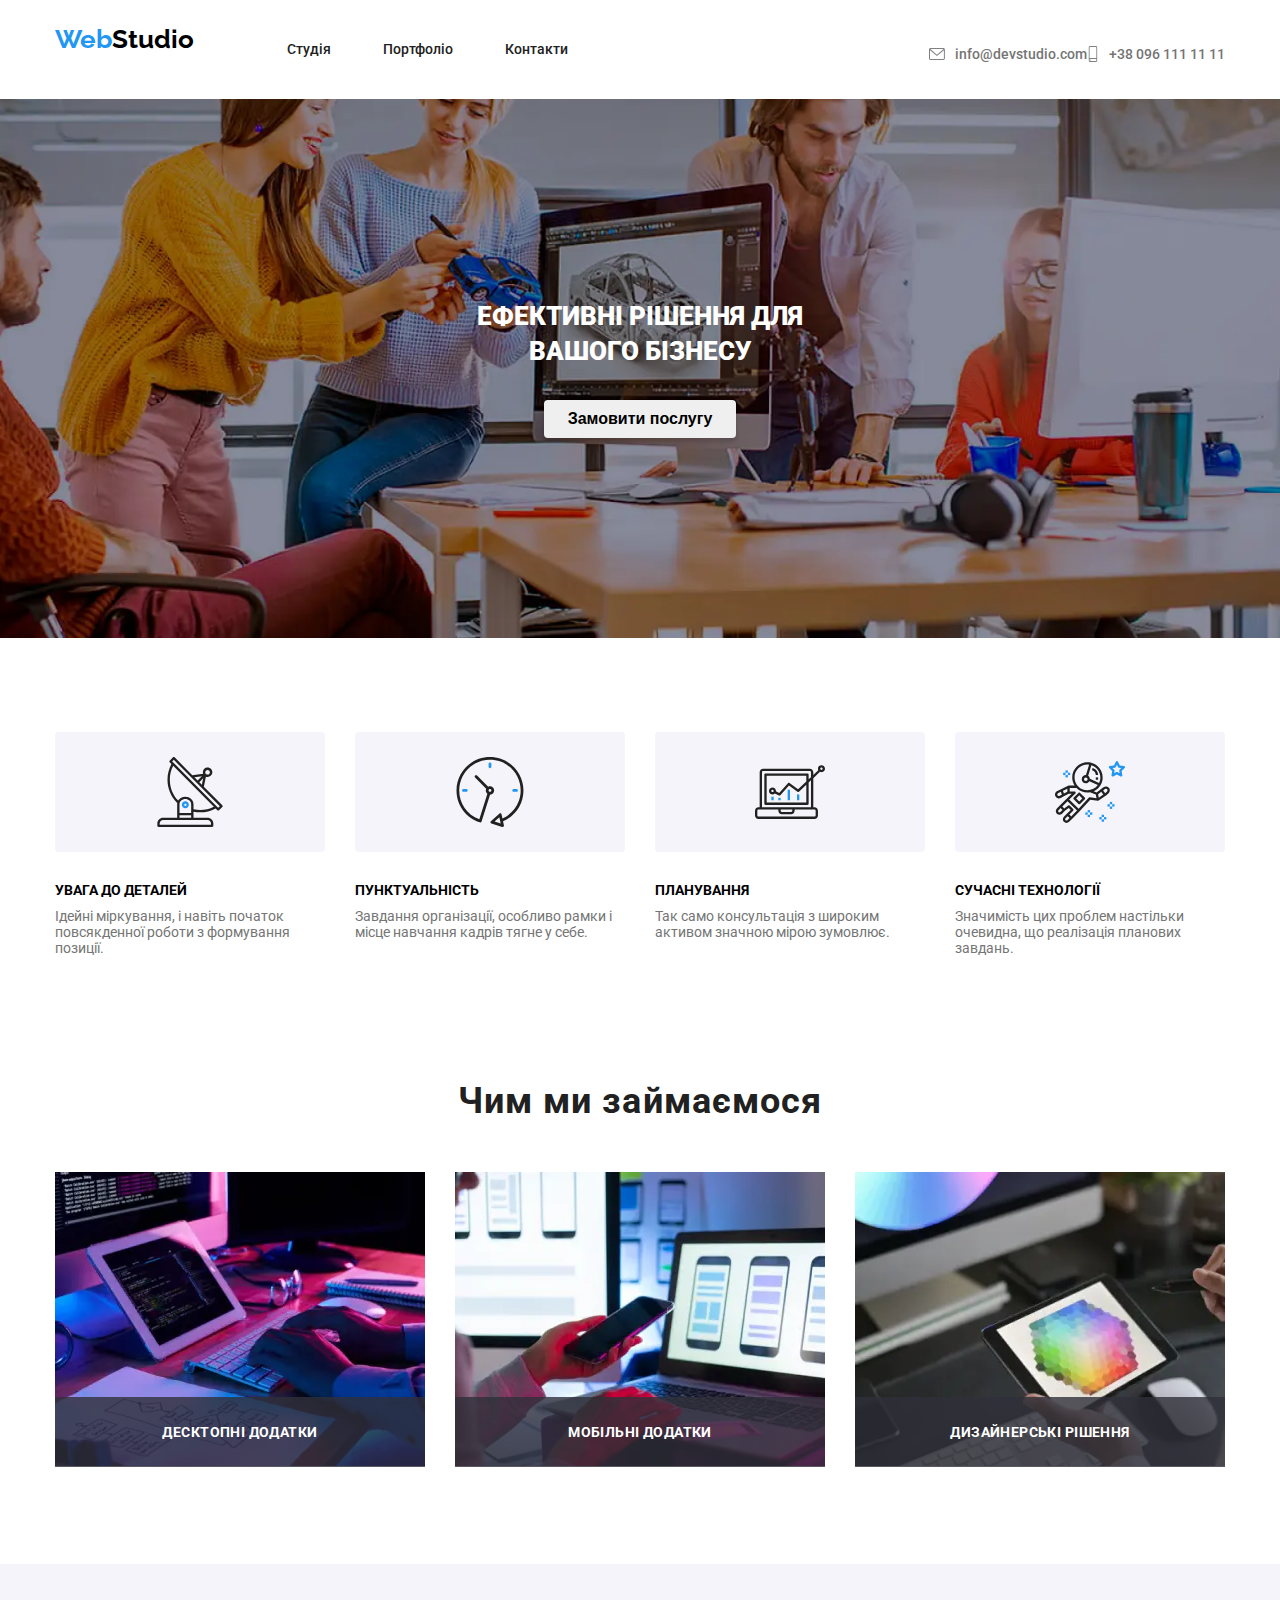
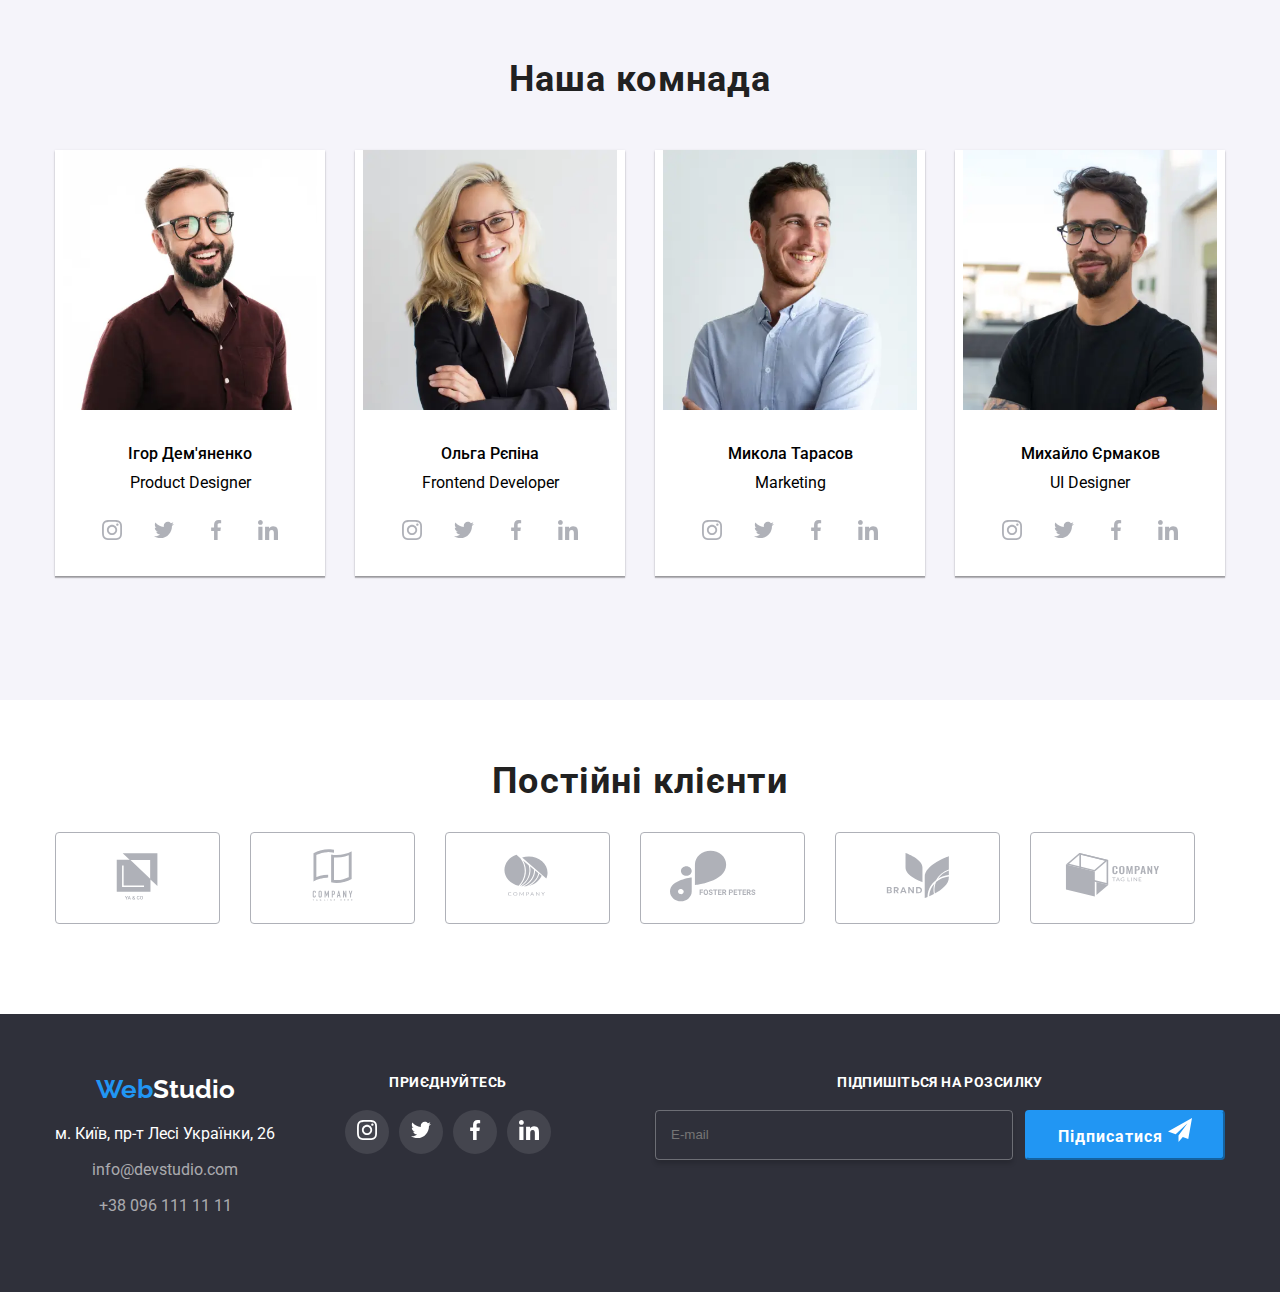
<file: index.html>
<!DOCTYPE html>
<html lang="en">
<head>
    <meta charset="UTF-8">
    <meta name="viewport" content="width=device-width, initial-scale=1.0">
    <title>WebStudio</title>
    <link rel="preconnect" href="https://fonts.googleapis.com">
    <link rel="preconnect" href="https://fonts.gstatic.com" crossorigin>
    <link href="https://fonts.googleapis.com/css2?family=Raleway:wght@700&family=Roboto:wght@400;500;700;900&display=swap" rel="stylesheet">
    <link rel="stylesheet" href="./css/main.min.css">
</head>
<body>
    <header class="header">
        <div class="container header__wrap">
            <div class="header__logo-wrap">
        <a  href="index.html" class="header__logo">Web<span class="header__black">Studio</span></a>
        <nav class="header__nav">
             <ul class="header__list">
            <li class="header__item"><a href="index.html" class="header__link current">Студія</a>

            </li>
            <li class="header__item"><a href="portfolio.html" class="header__link">Портфоліо</a>
               
            </li>
            <li class="header__item"><a href="#" class="header__link">Контакти</a>
            
            </li>
             </ul>
        </nav>
    </div>
    <div class="header__contacts-wrap">
        <nav class="header__nav">
             <ul class="header__contacts">
            <li><a href="#" class="header__contacts-link"> 
                <svg class="header__icon" width="16px" height="12px">
                <use href="./img/symbol-defs.svg#icon-envelop"></use></svg>
                info@devstudio.com</a>
            </li>
              <li><a href="#" class="header__contacts-link">
                <svg class="header__icon" width="12px" height="16px">
                <use href="./img/symbol-defs.svg#icon-smartphone"></use></svg>
                +38 096 111 11 11</a>
            </li>
             </ul>
        </nav>
    </div>
    </div>
    <button class="menu-button js-open-menu" aria-expanded="false" aria-controls="mobile-menu"> 
        <svg class="menu-button__open" width="24px" height="16">
         <use href="./img/symbol-defs(mobile).svg#icon-menu_24px"></use>
         </svg>
            
    </button>
    <div class="menu-container js-menu-container" id="mobile-menu">
    <button type="button" class="menu-button js-close-menu">
        <svg class="menu-button__close" width="24px" height="16">
            <use href="./img/symbol-defs(mobile).svg#icon-close_24px">
        </svg>
    </button>
    <div class="menu-box">
        <div class="mobile-menu">
            <nav class="mobile-nav">
                <ul class="mobile-nav__list">
                    <li class="mobile-nav__item"><a href="./index.html" class="mobile-nav__link">Студія</a></li>
                    <li class="mobile-nav__item"><a href="./portfolio.html" class="mobile-nav__link">Портфоліо</a></li>
                    <li class="mobile-nav__item"><a href="#" class="mobile-nav__link">Контакти</a></li>
                </ul>
            </nav>
        </div>
        <div class="mobile-socials">
            <ul class="mobile-contacts">
            <li class="mobile-contacts__item">
            <a href="tel:+380961111111" class="mobile-contacts__tel">+38 096 111 11 11</a>
            </li> 
            <li class="mobile-contacts__item">
            <a href="mailto:info@devstudio.com" class="mobile-contacts__mail">info@devstudio.com</a>
            </li>  
            </ul>
            <ul class="mobile-socials__list">
             <li class="mobile-socials__item"><a href="#" class="mobile-socials__link">Instagram</a></li>
             <li class="mobile-socials__item"><a href="#" class="mobile-socials__link">Twitter</a></li>
             <li class="mobile-socials__item"><a href="#" class="mobile-socials__link">Facebook</a></li>
             <li class="mobile-socials__item"><a href="#" class="mobile-socials__link">LinkedIn</a></li>
            </ul>
        </div>
    </div>
    </div>
    </header>
    <main class="main">
        <section class="hero">
            <div class="container hero__main-sect">
            <h2  class="hero__main-title"> Ефективні рішення для <br>вашого бізнесу</h2> 
        <button class="hero__btn-open" data-modal-open>Замовити послугу</button>
        <div class="hero__backdrop is-hidden"  data-modal>
            <div class="hero__modal"> 
              <button type="button" class="hero__btn-close" data-modal-close>
                    <svg class="hero__icon-back" width="18px" height="18px">
                        <use href="./img/symbol-defs(back).svg#icon-close-black"></use>
                    </svg>
                </button>
              </button>
              <form class="hero__modal-form">
              <p class="hero__modal-form-title">Залиште свої дані, ми вам передзвонимо</p>
              <div class="hero__modal-form-field">
                <label for="name" class="hero__modal-form-label first-label">ім'я</label>
                <input type="text" id="name" class="hero__modal-form-input">
                <svg class="hero__modal-form-icom person" width="18px" height="18px">
                    <use href="./img/symbol-defs(back).svg#icon-person-black"></use>
                </svg>
              </div>
              <div class="hero__modal-form-field">
                <label for="tel" class="hero__modal-form-label">Телефон</label>
                <input type="tel" id="tel" class="hero__modal-form-input">
                <svg class="hero__modal-form-icom phone" width="18px" height="18px">
                    <use href="./img/symbol-defs(back).svg#icon-phone-black"></use>
                </svg>
              </div>
              <div class="hero__modal-form-field">
                <label for="mail" class="hero__modal-form-label">Пошта</label>
                <input type="email" id="mail" class="hero__modal-form-input">
                <svg class="hero__modal-form-icom mail" width="18px" height="18px">
                    <use href="./img/symbol-defs(back).svg#icon-email-black"></use>
                </svg>
              </div>
              <div class="hero__modal-form-field">
            <label for="coment" class="hero__coment-title">Коментар</label>
            <textarea name="coment" id="coment" cols="30" rows="10" class="hero__coment"></textarea>
            </div>

            <label class="hero__modal-form-policy">
                <input type="checkbox" class="hero__modal-form-checkbox">
                <p class="hero__text-checkbox">Погоджуюся з розсилкою та приймаю
                    <a href="#" class="hero__policy-link">Умови договору</a>
                </p>
            </label>
              <div class="hero__agree-div"><button type="submit" class="hero__agree-btn">Відправити</button></div>
              </form>
            </div>
        </div>
    </div>
        </section>
        <section class="benefits">
            <div class="container">
        <div class="benefits__wrap">
            <ul class="benefits__card-list">
                <li class="benefits__card-item"><h3 class="benefits__card-title">УВАГА ДО ДЕТАЛЕЙ</h3> <p class="benefits__card-text">Ідейні міркування, і навіть початок <br>повсякденної роботи з формування позиції.</p> </li>
                <li class="benefits__card-item"><h3 class="benefits__card-title">ПУНКТУАЛЬНІСТЬ</h3> <p class="benefits__card-text">Завдання організації, особливо рамки  і місце навчання кадрів тягне у себе.</p> </li>
                <li class="benefits__card-item"><h3 class="benefits__card-title">ПЛАНУВАННЯ</h3> <p class="benefits__card-text">Так само консультація з широким <br> активом значною мірою зумовлює.</p> </li>
                <li class="benefits__card-item"><h3 class="benefits__card-title">СУЧАСНІ ТЕХНОЛОГІЇ</h3> <p class="benefits__card-text">Значимість цих проблем настільки <br> очевидна, що реалізація планових завдань.</p> </li>
               
            </ul>
        </div> 
            </div>
    </section>
    
        <section  class="activity" >
            <div class="container">
           <h2 class="activity__title">Чим ми займаємося</h2>
           <ul class="activity__card-list">
            <li class="activity__item-work">
                <picture  class="activity__card-img-work">
                    <source srcset="./img/x/desktop.webp 1x" type="image/webp">
                    <source srcset="./img/x/desktop.png 1x" type="image/png">
                <img src="img/1/img(first).webp" alt="1">
                </picture>
                <p class="activity__card-title-work">Десктопні додатки</p>
            </li>
            <li class="activity__item-work">
                <picture>
                    <source srcset="./img/x/mobile.webp 1x" type="image/webp" >
                    <source srcset="./img/x/mobile.png 1x" type="image/png">
                <img src="img/1/img(second).webp" alt="2" class="activity__card-img-work">
                </picture>
                <p class="activity__card-title-work">Мобільні додатки</p>
            </li>
            <li class="activity__item-work"> 
                <picture>
                    <source srcset="./img/x/disign.webp 1x" type="image/webp">
                    <source srcset="./img/x/disign.png 1x" type="image/png">
                <img src="img/1/img(third).webp" alt="3" class="activity__card-img-work">
                </picture>
                <p class="activity__card-title-work">Дизайнерські рішення</p>
            </li>
           </ul>
        </div>
        </section>
        <section class="team">
            <div class="container">
            <h2 class="team__title">Наша комнада</h2>
            <ul class="team__card-list">
                <li class="team__card-item">
                <picture>
                    <source srcset="./img/x/igor.webp 1x, ./img/xx/igor.webp 2x, ./img/xxx/igor.webp 3x " type="image/webp">
                    <source srcset="./img/x/igor.png 1x, ./img/xx/igor.png 2x, ./img/xxx/igor.png 3x" type="image/png">
                    <img src="img/1/img(person-first).webp" alt="Ігор Дем'яненко" class="team__card-img">
                </picture>
                     <h3 class="team__card-title">Ігор Дем'яненко</h3> <p class="team__card-text">Product Designer</p> 
                     <ul class="team__social-list">
                        <li class="team__social-list-item">
                    <a href="#" class="team__social-link">
                    <svg class="team__social-icon ">
                    <use href="./img/symbol-defs.svg#icon-instagram"></use></svg>
                    </a>
                </li>
                <li class="team__social-list-item">
                    <a href="#" class="team__social-link">
                        <svg class="team__social-icon">
                        <use href="./img/symbol-defs.svg#icon-twitter"></use></svg>
                        </a>
                    </li>
                    <li class="team__social-list-item">
                        <a href="#" class="team__social-link">
                            <svg class="team__social-icon ">
                            <use  href="./img/symbol-defs.svg#icon-facebook"></use></svg>
                            </a>
                        </li>
                        <li class="team__social-list-item">
                            <a href="#" class="team__social-link">
                                <svg class="team__social-icon">
                                <use href="./img/symbol-defs.svg#icon-linkedin"></use></svg>
                                </a>
                            </li>
                      </ul>
                           

                </li>
                <li class="team__card-item">
                    <picture>
                        <source srcset="./img/x/olga.webp 1x, ./img/xx/olga.webp 2x, ./img/xxx/olga.webp 3x" type="image/webp">
                        <source srcset="./img/x/olga.png 1x, ./img/xx/olga.png 2x, ./img/xxx/olga.png 3x" type="image/png">
                    <img src="img/1/img(person-second).webp" alt="Ольга Рєпіна" class="team__card-img"> 
                    </picture>
                    <h3 class="team__card-title">Ольга Рєпіна</h3> <p class="team__card-text">Frontend Developer</p>
                    <ul class="team__social-list">
                        <li class="team__social-list-item">
                    <a href="#" class="team__social-link">
                    <svg class="team__social-icon ">
                    <use href="./img/symbol-defs.svg#icon-instagram"></use></svg>
                    </a>
                </li>
                <li class="team__social-list-item">
                    <a href="#" class="team__social-link">
                        <svg class="team__social-icon">
                        <use href="./img/symbol-defs.svg#icon-twitter"></use></svg>
                        </a>
                    </li>
                    <li class="team__social-list-item">
                        <a href="#" class="team__social-link">
                            <svg class="team__social-icon ">
                            <use  href="./img/symbol-defs.svg#icon-facebook"></use></svg>
                            </a>
                        </li>
                        <li class="team__social-list-item">
                            <a href="#" class="team__social-link">
                                <svg class="team__social-icon">
                                <use href="./img/symbol-defs.svg#icon-linkedin"></use></svg>
                                </a>
                            </li>
                      </ul>
                </li>
                <li class="team__card-item">
                    <picture> 
                    <source srcset="./img/x/mukola.webp 1x, ./img/xx/mukola.webp 2x, ./img/xxx/mukola.webp 3x" type="image/webp"> 
                    <source srcset="./img/x/mukola.png 1x, ./img/xx/mukola.png 2x, ./img/xxx/mukola.png 3x" type="image/png">
                    <img src="img/1/img(person-third).webp" alt="Микола Тарасов" class="team__card-img">
                </picture>
                     <h3 class="team__card-title">Микола Тарасов</h3> <p class="team__card-text">Marketing</p>
                     <ul class="team__social-list">
                        <li class="team__social-list-item">
                    <a href="#" class="team__social-link">
                    <svg class="team__social-icon ">
                    <use href="./img/symbol-defs.svg#icon-instagram"></use></svg>
                    </a>
                </li>
                <li class="team__social-list-item">
                    <a href="#" class="team__social-link">
                        <svg class="team__social-icon">
                        <use href="./img/symbol-defs.svg#icon-twitter"></use></svg>
                        </a>
                    </li>
                    <li class="team__social-list-item">
                        <a href="#" class="team__social-link">
                            <svg class="team__social-icon ">
                            <use  href="./img/symbol-defs.svg#icon-facebook"></use></svg>
                            </a>
                        </li>
                        <li class="team__social-list-item">
                            <a href="#" class="team__social-link">
                                <svg class="team__social-icon">
                                <use href="./img/symbol-defs.svg#icon-linkedin"></use></svg>
                                </a>
                            </li>
                      </ul>
                </li>
                <li class="team__card-item">
                    <picture>
                    <source srcset="./img/x/mihailo.webp 1x, ./img/xx/mihailo.webp 2x, ./img/xxx/mihailo.webp 3x" type="image/webp"> 
                    <source srcset="./img/x/mihailo.webp 1x, ./img/xx/mihailo.png 2x, ./img/xxx/mihailo.png 3x" type="image/png">
                    <img src="img/1/img(person-fourth).webp" alt="Михайло Єрмаков" class="team__card-img">
                </picture> 
                    <h3 class="team__card-title">Михайло Єрмаков</h3> <p class="team__card-text">UI Designer</p>
                    <ul class="team__social-list">
                        <li class="team__social-list-item">
                    <a href="#" class="team__social-link">
                    <svg class="team__social-icon">
                    <use href="./img/symbol-defs.svg#icon-instagram"></use></svg>
                    </a>
                </li>
                <li class="team__social-list-item">
                    <a href="#" class="team__social-link">
                        <svg class="team__social-icon ">
                        <use href="./img/symbol-defs.svg#icon-twitter"></use></svg>
                        </a>
                    </li>
                    <li class="team__social-list-item">
                        <a href="#" class="team__social-link">
                            <svg class="team__social-icon ">
                            <use  href="./img/symbol-defs.svg#icon-facebook"></use></svg>
                            </a>
                        </li>
                        <li class="team__social-list-item">
                            <a href="#" class="team__social-link">
                                <svg class="team__social-icon">
                                <use href="./img/symbol-defs.svg#icon-linkedin"></use></svg>
                                </a>
                            </li>
                      </ul>
                </li>
            </ul> 
        </div>
        </section>
        <section class="client">
            <div class="container">
            <h2 class="client__customer">Постійні клієнти</h2>
            
            <ul class="client__company">
                <li class="client__company-item">
                    <a href="#" class="client__company-link">
                    <svg class="client__company-icon">
                    <use href="./img/symbol-defs.svg#icon-Logo"></use>
                    </svg>
                    </a>
                </li>
        
                <li class="client__company-item">
                    <a href="#" class="client__company-link">
                    <svg class="client__company-icon">
                    <use href="./img/symbol-defs.svg#icon-Logo-sec"></use>
                    </svg>
                    </a>
                </li>
          
              
                <li class="client__company-item">
                    <a href="#" class="client__company-link">
                    <svg class="client__company-icon">
                    <use href="./img/symbol-defs.svg#icon-Logo-third"></use>
                    </svg>
                    </a>
                </li>
           
                
                <li class="client__company-item">
                    <a href="#" class="client__company-link">
                    <svg class="client__company-icon">
                    <use href="./img/symbol-defs.svg#icon-group"></use>
                    </svg>
                    </a>
                </li>
                
                
                <li class="client__company-item">
                    <a href="#" class="client__company-link">
                    <svg class="client__company-icon">
                    <use href="./img/symbol-defs.svg#icon-Logo-four"></use>
                    </svg>
                    </a>
                </li>
           
                
                <li class="client__company-item">
                    <a href="#" class="client__company-link">
                    <svg class="client__company-icon">
                    <use href="./img/symbol-defs.svg#icon-Logo-five"></use>
                    </svg>
                    </a>
                </li>
            
            </ul>
        </div>
        </section>
    </main>
    <footer class="footer"> 
        <div class="container footer__list"> 
            <div class="footer__wrap"> 
           <div class="footer__links">  
        <a href="#" class="footer__logo">Web<span class="footer__white">Studio</span></a> 
        <a href="#"  class="footer__link2">м. Київ, пр-т Лесі Українки, 26</a> 
        <a href="#"  class="footer__link3">info@devstudio.com</a> 
        <a href="#"  class="footer__link3">+38 096 111 11 11</a> 
            </div> 
       <div class="footer__icon-div"> 
            <h2 class="footer__title">приєднуйтесь</h2> 
        <ul class="footer__list-icon"> 
            <li class="footer__item"> 
        <a href="#" class="footer__link-icon"> 
        <svg class="footer__icon"> 
        <use href="./img/symbol-defs.svg#icon-instagram"></use></svg> 
        </a> 
    </li> 
    <li class="footer__item"> 
        <a href="#" class="footer__link-icon"> 
            <svg class="footer__icon"> 
            <use href="./img/symbol-defs.svg#icon-twitter"></use></svg> 
            </a> 
        </li> 
        <li class="footer__item"> 
            <a href="#" class="footer__link-icon"> 
                <svg class="footer__icon"> 
                <use  href="./img/symbol-defs.svg#icon-facebook"></use></svg> 
                </a> 
            </li> 
            <li class="footer__item"> 
                <a href="#" class="footer__link-icon"> 
                    <svg class="footer__icon"> 
                    <use href="./img/symbol-defs.svg#icon-linkedin"></use></svg> 
                    </a> 
                </li> 
          </ul> 
        </div> 
        </div> 
        <div class="footer__form"> 
            <h2 class="footer__form-title">Підпишіться на розсилку</h2> 
            <form class="footer__form-wrap"> 
                <input type="email" id="mail" class="footer__input" placeholder="E-mail"> 
            <button class="footer__btn">Підписатися  
                <svg class="footer__form-icon" width="24px" height="24px"> 
                    <use href="./img/symbol-defs.svg#icon-icon-send" > 
                    </use> 
                </svg>        
                 </button> 
            </form> 
             
         
        </div> 
    </div> 
    </footer>
    <script src="./script.js"></script>
    <script src="./mobile-menu.js"></script>
</body>
</html>
</file>
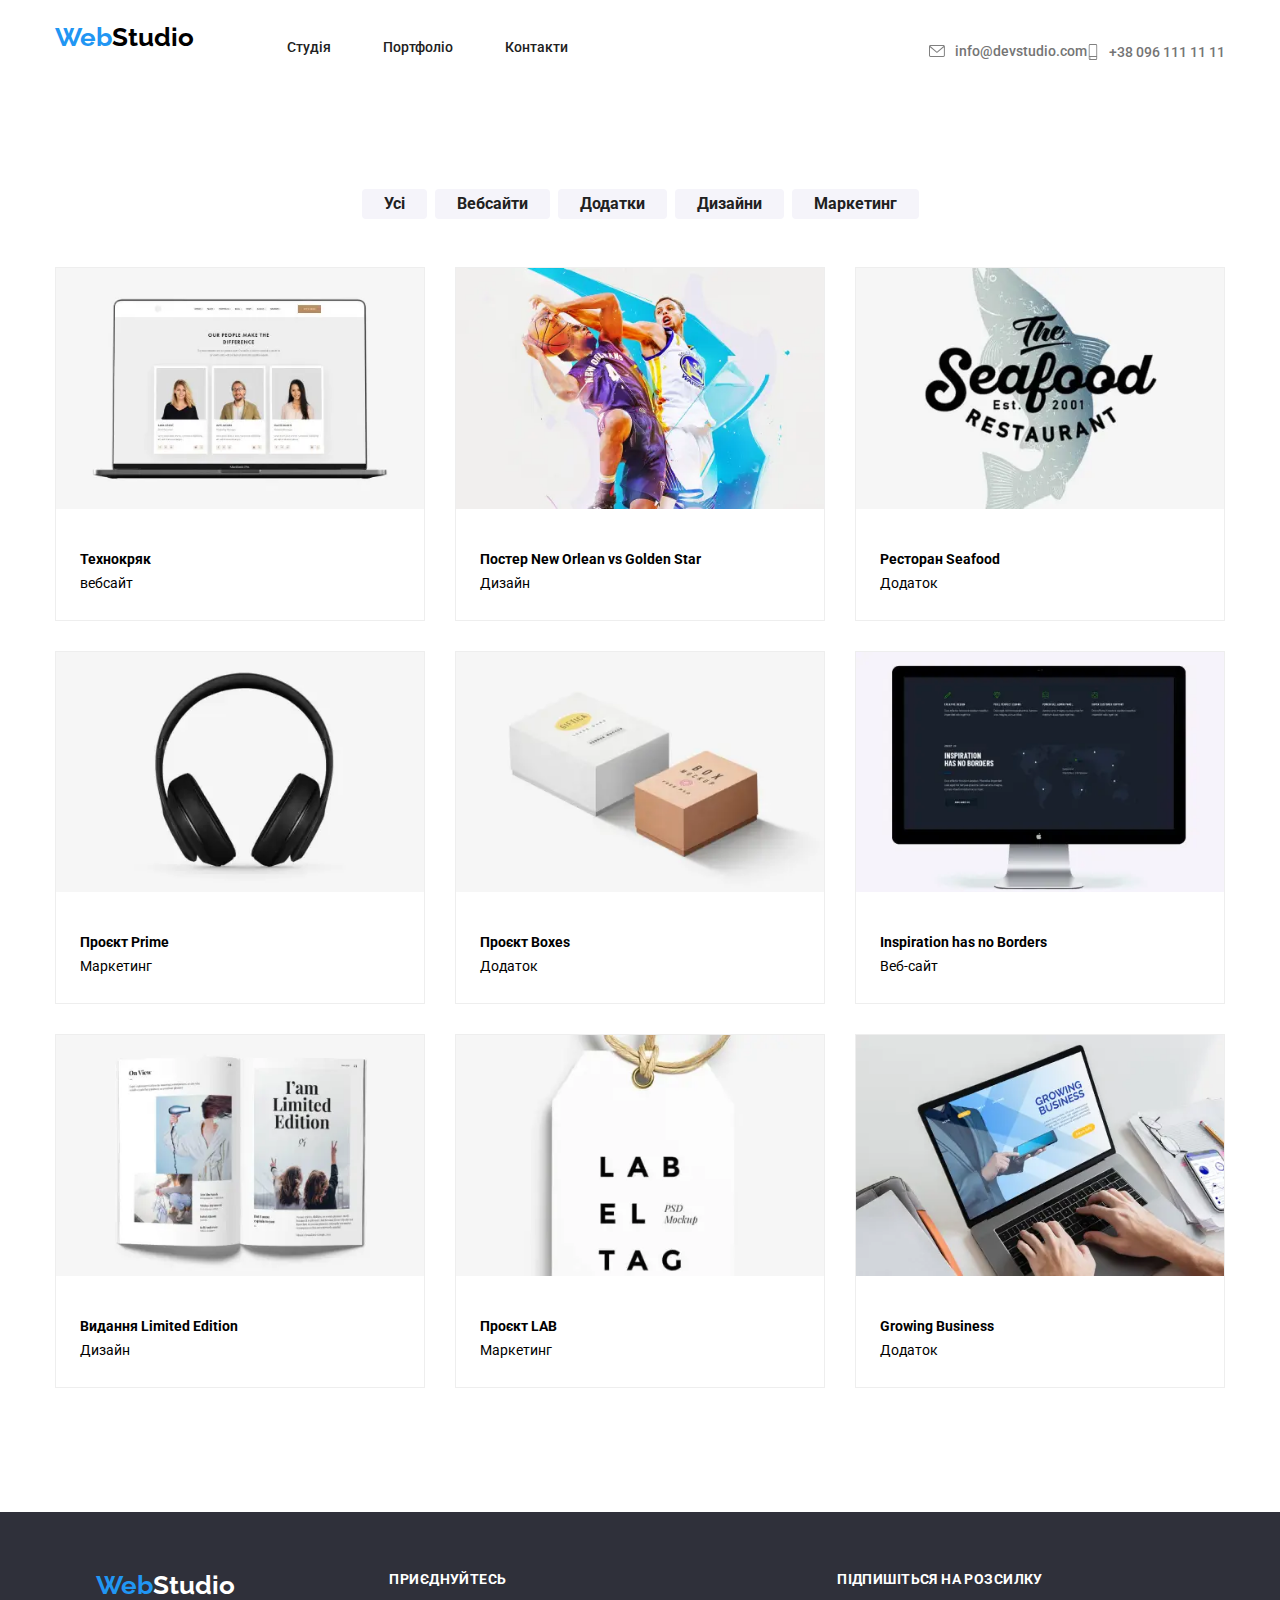
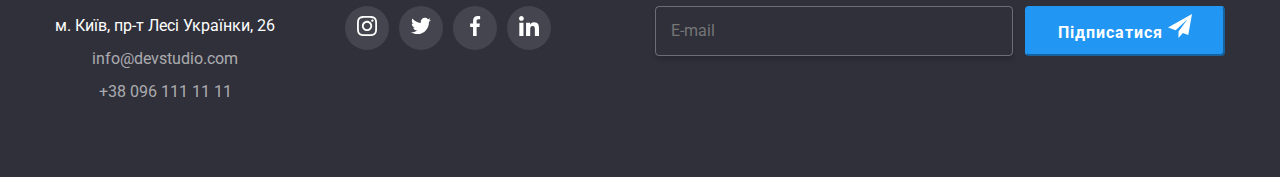
<file: portfolio.html>
<!DOCTYPE html>
<html lang="en">
<head>
    <meta charset="UTF-8">
    <meta name="viewport" content="width=device-width, initial-scale=1.0">
    <title>Портфоліо</title>
    <link rel="stylesheet" href="normalize.css">
    <link rel="stylesheet" href="reset.css">
    <link rel="preconnect" href="https://fonts.googleapis.com">
    <link rel="preconnect" href="https://fonts.gstatic.com" crossorigin>
    <link href="https://fonts.googleapis.com/css2?family=Raleway:wght@700&family=Roboto:wght@400;500;700;900&display=swap" rel="stylesheet">
    <link rel="stylesheet" href="./css/main.min.css">
</head>
<body>
    <header class="header">
        <div class="container header__wrap">
            <div class="header__logo-wrap">
        <a  href="index.html" class="header__logo">Web<span class="header__black">Studio</span></a>
        <nav class="header__nav">
             <ul class="header__list">
            <li class="header__item"><a href="index.html" class="header__link current">Студія</a>

            </li>
            <li class="header__item"><a href="portfolio.html" class="header__link">Портфоліо</a>
               
            </li>
            <li class="header__item"><a href="#" class="header__link">Контакти</a>
            
            </li>
             </ul>
        </nav>
    </div>
    <div class="header__contacts-wrap">
        <nav class="header__nav">
             <ul class="header__contacts">
            <li><a href="#" class="header__contacts-link"> 
                <svg class="header__icon" width="16px" height="12px">
                <use href="./img/symbol-defs.svg#icon-envelop"></use></svg>
                info@devstudio.com</a>
            </li>
              <li><a href="#" class="header__contacts-link">
                <svg class="header__icon" width="12px" height="16px">
                <use href="./img/symbol-defs.svg#icon-smartphone"></use></svg>
                +38 096 111 11 11</a>
            </li>
             </ul>
        </nav>
    </div>
    </div>
    <button class="menu-button js-open-menu" aria-expanded="false" aria-controls="mobile-menu"> 
        <svg class="menu-button__open" width="24px" height="16">
         <use href="./img/symbol-defs(mobile).svg#icon-menu_24px"></use>
         </svg>
            
    </button>
    <div class="menu-container js-menu-container" id="mobile-menu">
    <button type="button" class="menu-button js-close-menu">
        <svg class="menu-button__close" width="24px" height="16">
            <use href="./img/symbol-defs(mobile).svg#icon-close_24px">
        </svg>
    </button>
    <div class="menu-box">
        <div class="mobile-menu">
            <nav class="mobile-nav">
                <ul class="mobile-nav__list">
                    <li class="mobile-nav__item"><a href="./index.html" class="mobile-nav__link">Студія</a></li>
                    <li class="mobile-nav__item"><a href="./portfolio.html" class="mobile-nav__link">Портфоліо</a></li>
                    <li class="mobile-nav__item"><a href="#" class="mobile-nav__link">Контакти</a></li>
                </ul>
            </nav>
        </div>
        <div class="mobile-socials">
            <ul class="mobile-contacts">
            <li class="mobile-contacts__item">
            <a href="tel:+380961111111" class="mobile-contacts__tel">+38 096 111 11 11</a>
            </li> 
            <li class="mobile-contacts__item">
            <a href="mailto:info@devstudio.com" class="mobile-contacts__mail">info@devstudio.com</a>
            </li>  
            </ul>
            <ul class="mobile-socials__list">
             <li class="mobile-socials__item"><a href="#" class="mobile-socials__link">Instagram</a></li>
             <li class="mobile-socials__item"><a href="#" class="mobile-socials__link">Twitter</a></li>
             <li class="mobile-socials__item"><a href="#" class="mobile-socials__link">Facebook</a></li>
             <li class="mobile-socials__item"><a href="#" class="mobile-socials__link">LinkedIn</a></li>
            </ul>
        </div>
    </div>
    </div>
    </header>
    <main class="main">
        <div class="container portfolio__main">
        <section class="portfolio">
          <div class="potrfolio__wrap">
            <ul class="portfolio__card-list-button">
            <li class="portfolio__card-item-button"><button class="portfolio__card-button">Усі</button></li>
            <li class="portfolio__card-item-button"><button class="portfolio__card-button">Вебсайти</button></li>
            <li class="portfolio__card-item-button"><button class="portfolio__card-button">Додатки</button></li>
            <li class="portfolio__card-item-button"><button class="portfolio__card-button">Дизайни</button></li>
            <li class="portfolio__card-item-button"><button class="portfolio__card-button">Маркетинг</button></li>
            </ul>
            <ul class="portfolio__card-list-photo">
                <li class="portfolio__card-item-photo"><div class="portfolio__product-trumb">
                    <picture>
                        <source srcset="./img/x/laptop.webp 1x, ./img/xx/laptop.webp 2x, ./img/xxx/laptop.webp 3x," type="image/webp">
                    <img src="img/3/img(one).webp" alt="Mac" class="portfolio__card-img-photo">
                    </picture> 
                    <div class="portfolio__product-action"><p class="portfolio__over-text">Ресурс пропонує комплексні <br>пропозиції з різним рівнем <br>функціоналу та сервісів. Все це<br> дозволить відвідувачу отримати <br>вичерпні відомості про компанію<br> чи приватну особу.</p></div></div><div class="portfolio__card-div"><h2 class="portfolio__card-title">Технокряк</h2><p class="portfolio__card-text">вебсайт</p></div></li>
                <li class="portfolio__card-item-photo"><div class="portfolio__product-trumb">
                    <picture>
                        <source srcset="./img/x/basket.webp 1x, ./img/xx/basket.webp 2x, ./img/xxx/basket.webp 3x," type="image/webp">
                    <img src="img/3/img(two).webp" alt="Постер" class="portfolio__card-img-photo">
                    </picture>
                    <div class="portfolio__product-action"><p class="portfolio__over-text">Ресурс пропонує комплексні <br>пропозиції з різним рівнем <br>функціоналу та сервісів. Все це<br> дозволить відвідувачу отримати <br>вичерпні відомості про компанію<br> чи приватну особу.</p></div></div><div class="portfolio__card-div"><h2 class="portfolio__card-title">Постер New Orlean vs Golden Star</h2><p class="portfolio__card-text">Дизайн</p></div></li>
                <li class="portfolio__card-item-photo"><div class="portfolio__product-trumb">
                    <picture >
                        <source srcset="./img/x/fish.webp 1x, ./img/xx/fish.webp 2x, ./img/xxx/fish.webp 3x," type="image/webp">
                    <img src="img/3/img(three).webp" alt="Ресторан" class="portfolio__card-img-photo">
                    </picture>
                    <div class="portfolio__product-action"><p class="portfolio__over-text">Ресурс пропонує комплексні <br>пропозиції з різним рівнем <br>функціоналу та сервісів. Все це<br> дозволить відвідувачу отримати <br>вичерпні відомості про компанію<br> чи приватну особу.</p></div></div><div class="portfolio__card-div"><h2 class="portfolio__card-title">Ресторан Seafood</h2><p class="portfolio__card-text">Додаток</p></div></li>
                <li class="portfolio__card-item-photo"><div class="portfolio__product-trumb">
                    <picture>
                        <source srcset="./img/x/headphones.webp 1x, ./img/xx/headphones.webp 2x, ./img/xxx/headphones.webp 3x," type="image/webp">
                    <img src="img/3/img(four).webp" alt="Навушники" class="portfolio__card-img-photo">
                    </picture>
                    <div class="portfolio__product-action"><p class="portfolio__over-text">Ресурс пропонує комплексні <br>пропозиції з різним рівнем <br>функціоналу та сервісів. Все це<br> дозволить відвідувачу отримати <br>вичерпні відомості про компанію<br> чи приватну особу.</p></div></div><div class="portfolio__card-div"><h2 class="portfolio__card-title">Проєкт Prime</h2><p class="portfolio__card-text">Маркетинг</p></div></li>
                <li class="portfolio__card-item-photo"><div class="portfolio__product-trumb">
                    <picture>
                        <source srcset="./img/x/box.webp 1x, ./img/xx/box.webp 2x, ./img/xxx/box.webp 3x," type="image/webp">
                    <img src="img/3/img(five).webp" alt="Коробки" class="portfolio__card-img-photo">
                    </picture>
                <div class="portfolio__product-action"><p class="portfolio__over-text">Ресурс пропонує комплексні <br>пропозиції з різним рівнем <br>функціоналу та сервісів. Все це<br> дозволить відвідувачу отримати <br>вичерпні відомості про компанію<br> чи приватну особу.</p></div></div><div class="portfolio__card-div"><h2 class="portfolio__card-title">Проєкт Boxes</h2><p class="portfolio__card-text">Додаток</p></div></li>
                <li class="portfolio__card-item-photo"><div class="portfolio__product-trumb">
                    <picture>
                        <source srcset="./img/x/screen.webp 1x, ./img/xx/screen.webp 2x, ./img/xxx/screen.webp 3x," type="image/webp">
                        <img src="img/3/img(six).webp" alt="Екран" class="portfolio__card-img-photo">
                    </picture>
                    <div class="portfolio__product-action"><p class="portfolio__over-text">Ресурс пропонує комплексні <br>пропозиції з різним рівнем <br>функціоналу та сервісів. Все це<br> дозволить відвідувачу отримати <br>вичерпні відомості про компанію<br> чи приватну особу.</p></div></div><div class="portfolio__card-div"><h2 class="portfolio__card-title">Inspiration has no Borders</h2><p class="portfolio__card-text">Веб-сайт</p></div></li>
                <li class="portfolio__card-item-photo"><div class="portfolio__product-trumb">
                    <picture> 
                        <source srcset="./img/x/book.webp 1x, ./img/xx/book.webp 2x, ./img/xxx/book.webp 3x," type="image/webp">
                    <img src="img/3/img(seven).webp" alt="Журнал" class="portfolio__card-img-photo">
                    </picture>
                <div class="portfolio__product-action"><p class="portfolio__over-text">Ресурс пропонує комплексні <br>пропозиції з різним рівнем <br>функціоналу та сервісів. Все це<br> дозволить відвідувачу отримати <br>вичерпні відомості про компанію<br> чи приватну особу.</p></div></div><div class="portfolio__card-div"><h2 class="portfolio__card-title">Видання Limited Edition</h2><p class="portfolio__card-text">Дизайн</p></div></li>
                <li class="portfolio__card-item-photo"><div class="portfolio__product-trumb">
                    <picture>
                        <source srcset="./img/x/tag.webp 1x, ./img/xx/tag.webp 2x, ./img/xxx/tag.webp 3x," type="image/webp">
                    <img src="img/3/img(eight).webp" alt="Бирка" class="portfolio__card-img-photo">
                    </picture>
                <div class="portfolio__product-action"><p class="portfolio__over-text">Ресурс пропонує комплексні <br>пропозиції з різним рівнем <br>функціоналу та сервісів. Все це<br> дозволить відвідувачу отримати <br>вичерпні відомості про компанію<br> чи приватну особу.</p></div></div><div class="portfolio__card-div"><h2 class="portfolio__card-title">Проєкт LAB</h2><p class="portfolio__card-text">Маркетинг</p></div></li>
                <li class="portfolio__card-item-photo"><div class="portfolio__product-trumb">
                    <picture>
                        <source srcset="./img/x/keyboard.webp 1x, ./img/xx/keyboard.webp 2x, ./img/xxx/keyboard.webp 3x," type="image/webp">
                    <img src="img/3/img(nine).webp" alt="Програмування"class="portfolio__card-img-photo">
                    </picture>
                <div class="portfolio__product-action"><p class="portfolio__over-text">Ресурс пропонує комплексні <br>пропозиції з різним рівнем <br>функціоналу та сервісів. Все це<br> дозволить відвідувачу отримати <br>вичерпні відомості про компанію<br> чи приватну особу.</p></div></div><div class="portfolio__card-div"><h2 class="portfolio__card-title">Growing Business</h2><p class="portfolio__card-text">Додаток</p></div></li>
            </ul>
          </div>
        </section>
    </div>
    </main>
    <footer class="footer"> 
        <div class="container footer__list"> 
            <div class="footer__wrap"> 
           <div class="footer__links">  
        <a href="#" class="footer__logo">Web<span class="footer__white">Studio</span></a> 
        <a href="#"  class="footer__link2">м. Київ, пр-т Лесі Українки, 26</a> 
        <a href="#"  class="footer__link3">info@devstudio.com</a> 
        <a href="#"  class="footer__link3">+38 096 111 11 11</a> 
            </div> 
       <div class="footer__icon-div"> 
            <h2 class="footer__title">приєднуйтесь</h2> 
        <ul class="footer__list-icon"> 
            <li class="footer__item"> 
        <a href="#" class="footer__link-icon"> 
        <svg class="footer__icon"> 
        <use href="./img/symbol-defs.svg#icon-instagram"></use></svg> 
        </a> 
    </li> 
    <li class="footer__item"> 
        <a href="#" class="footer__link-icon"> 
            <svg class="footer__icon"> 
            <use href="./img/symbol-defs.svg#icon-twitter"></use></svg> 
            </a> 
        </li> 
        <li class="footer__item"> 
            <a href="#" class="footer__link-icon"> 
                <svg class="footer__icon"> 
                <use  href="./img/symbol-defs.svg#icon-facebook"></use></svg> 
                </a> 
            </li> 
            <li class="footer__item"> 
                <a href="#" class="footer__link-icon"> 
                    <svg class="footer__icon"> 
                    <use href="./img/symbol-defs.svg#icon-linkedin"></use></svg> 
                    </a> 
                </li> 
          </ul> 
        </div> 
        </div> 
        <div class="footer__form"> 
            <h2 class="footer__form-title">Підпишіться на розсилку</h2> 
            <form class="footer__form-wrap"> 
                <input type="email" id="mail" class="footer__input" placeholder="E-mail"> 
            <button class="footer__btn">Підписатися  
                <svg class="footer__form-icon" width="24px" height="24px"> 
                    <use href="./img/symbol-defs.svg#icon-icon-send" > 
                    </use> 
                </svg>        
                 </button> 
            </form> 
             
         
        </div> 
    </div> 
    </footer>
</body>
</html>
</file>
<file: css/main.min.css>
.container{width:320px;margin:0 auto;padding:0 15px}@media screen and (min-width: 480px){.container{width:480px}}@media screen and (min-width: 768px){.container{width:768px}}@media screen and (min-width: 1200px){.container{width:1200px}}ul{list-style:none;padding:0;margin:0}a{text-decoration:none;cursor:pointer}body{font-family:"Roboto",sans-serif;-webkit-box-sizing:border-box;box-sizing:border-box}h1,h2,h3,p{margin-bottom:0;margin-top:0}*{-webkit-box-sizing:border-box;box-sizing:border-box;margin:0}img{max-width:100%}.client__customer,.team__title{color:#212121;text-align:center;font-family:"Roboto";font-size:36px;font-weight:700;letter-spacing:1.08px}.header{padding-top:24px;padding-bottom:25px}@media screen and (min-width: 480px){.header__nav{display:none}}@media screen and (min-width: 768px){.header__nav{display:-webkit-box;display:-ms-flexbox;display:flex}.header__contacts{-webkit-box-orient:vertical;-webkit-box-direction:normal;-ms-flex-direction:column;flex-direction:column;padding-top:10px}}@media screen and (min-width: 1200px){.header__contacts{-webkit-box-orient:horizontal;-webkit-box-direction:normal;-ms-flex-direction:row;flex-direction:row}}.header__wrap{display:-webkit-box;display:-ms-flexbox;display:flex;-webkit-box-pack:justify;-ms-flex-pack:justify;justify-content:space-between;-webkit-box-align:center;-ms-flex-align:center;align-items:center}.header__logo-wrap{display:-webkit-box;display:-ms-flexbox;display:flex;-webkit-box-align:center;-ms-flex-align:center;align-items:center}.header__logo{font-family:"Raleway",sans-serif;font-size:26px;font-weight:700;color:#2196f3;margin-right:93px}.header__logo{margin-bottom:20px}.header__black{color:#000}.header__nav{font-size:14px;font-weight:500}.header__list{width:281px;display:-webkit-box;display:-ms-flexbox;display:flex;-webkit-box-pack:justify;-ms-flex-pack:justify;justify-content:space-between}.header__link{position:relative}.header__link{color:#212121;-webkit-transition-property:color;transition-property:color;-webkit-transition-duration:250ms;transition-duration:250ms;-webkit-transition-timing-function:cubic-bezier(0.4, 0, 0.2, 1);transition-timing-function:cubic-bezier(0.4, 0, 0.2, 1)}.header__link:hover,.header__link:focus{color:#2196f3;-webkit-animation-name:chageColor;animation-name:chageColor;-webkit-animation-duration:250ms;animation-duration:250ms;-webkit-animation-timing-function:cubic-bezier(0.4, 0, 0.2, 1);animation-timing-function:cubic-bezier(0.4, 0, 0.2, 1)}@-webkit-keyframes chageColor{0%{color:#212121}100%{color:#2196f3}}@keyframes chageColor{0%{color:#212121}100%{color:#2196f3}}.header__contacts{font-size:14px;font-weight:500;display:-webkit-box;display:-ms-flexbox;display:flex}.header__icon{margin-right:10px;fill:gray}.header__contacts-link{color:#757575;display:-webkit-box;display:-ms-flexbox;display:flex;-webkit-box-align:center;-ms-flex-align:center;align-items:center;-webkit-transition-property:color,fill;transition-property:color,fill;-webkit-transition-duration:250ms;transition-duration:250ms;-webkit-transition-timing-function:cubic-bezier(0.4, 0, 0.2, 1);transition-timing-function:cubic-bezier(0.4, 0, 0.2, 1)}.header__contacts-link:hover,.header__contacts-link:focus{color:#2196f3}.menu-container{position:fixed;top:0;right:0;padding:48px 40px;width:100%;height:100vh;background-color:#fff;-webkit-box-shadow:0px 1px 3px 0px rgba(0,0,0,.1607843137);box-shadow:0px 1px 3px 0px rgba(0,0,0,.1607843137);-webkit-box-shadow:0px 2px 4px 0px rgba(0,0,0,.0784313725);box-shadow:0px 2px 4px 0px rgba(0,0,0,.0784313725);-webkit-box-shadow:0px 4px 8px 0px rgba(0,0,0,.0392156863);box-shadow:0px 4px 8px 0px rgba(0,0,0,.0392156863);z-index:999;-webkit-transform:translateX(100%);transform:translateX(100%);-webkit-transition-duration:250ms;transition-duration:250ms;-webkit-transition-timing-function:cubic-bezier(0.4, 0, 0.2, 1);transition-timing-function:cubic-bezier(0.4, 0, 0.2, 1)}@media screen and (min-width: 768px){.menu-container{display:none}.menu-button{display:none}}.menu-container.is-open{-webkit-transform:translateX(0%);transform:translateX(0%)}.menu-button{position:absolute;top:10px;right:2px;background-color:rgba(0,0,0,0);cursor:pointer;border:none}.menu-button__open{padding:0;background-color:rgba(0,0,0,0);cursor:pointer;border:none;margin-left:auto;fill:#000}.menu-button__close{position:absolute;top:10px;right:15px;cursor:pointer;border:none;margin-left:auto;padding:0}.menu-button__open,.menu-button__close{-webkit-transition-duration:250ms;transition-duration:250ms;-webkit-transition-timing-function:cubic-bezier(0.4, 0, 0.2, 1);transition-timing-function:cubic-bezier(0.4, 0, 0.2, 1)}.menu-button__open:active,.menu-button__close:active{fill:#2196f3;color:#2196f3}.menu-box{display:-webkit-box;display:-ms-flexbox;display:flex;-webkit-box-orient:vertical;-webkit-box-direction:normal;-ms-flex-direction:column;flex-direction:column;-webkit-box-pack:justify;-ms-flex-pack:justify;justify-content:space-between;height:100%;width:100%}.mobele-nav__link{font-weight:500;font-size:40px;line-height:1.175;letter-spacing:.02em;color:#212121;-webkit-transition-duration:250ms;transition-duration:250ms;-webkit-transition-timing-function:cubic-bezier(0.4, 0, 0.2, 1);transition-timing-function:cubic-bezier(0.4, 0, 0.2, 1)}.mobele-nav__link:hover,.mobele-nav__link:focus{color:#2196f3}@media screen and (min-width: 768px){.mobile-menu{display:none}}.mobile-socials__list{display:-webkit-box;display:-ms-flexbox;display:flex;-webkit-box-pack:justify;-ms-flex-pack:justify;justify-content:space-between;gap:20px}.mobile-socials__link{font-family:"Roboto";font-size:18px;font-weight:500;line-height:22px;letter-spacing:.02em;text-align:left;color:#757575}.mobile-socials__link:hover,.mobile-socials__link:focus{color:#2196f3}.mobile-contacts__item{padding-bottom:32px}.mobile-contacts{padding-bottom:64px}.mobile-contacts__tel{font-family:"Roboto";font-size:34px;font-weight:500;line-height:39.84px;letter-spacing:.02em;text-align:left;color:#757575}.mobile-contacts__tel:hover,.mobile-contacts__tel:focus{color:#2196f3}.mobile-contacts__mail{font-family:"Roboto";font-size:24px;font-weight:500;line-height:28.13px;letter-spacing:.02em;text-align:left;color:#757575}.mobile-contacts__mail:hover,.mobile-contacts__mail:focus{color:#2196f3}.mobile-nav__item{padding-bottom:32px;font-family:"Roboto";font-size:40px;font-weight:500;line-height:46.88px;letter-spacing:.02em;text-align:left}.mobile-nav__link{color:#212121}.mobile-nav__link:hover,.mobile-nav__link:focus{color:#2196f3}.hero{padding-top:118px;padding-bottom:118px;background-color:rgba(47,48,58,.4);text-align:center;background-image:url(../img/x/back.webp);background-repeat:no-repeat;background-position:center;background-size:cover}@media(min-device-pixel-ratio: 2),(-webkit-min-device-pixel-ratio: 2),(min-resolution: 192dpi),(min-resolution: 2dppx){.hero{background-image:url(../img/x/back.webp)}}@media screen and (min-width: 768px){.hero{background-image:url(../img/xx/back.webp)}}@media screen and (min-width: 768px)and (min-device-pixel-ratio: 2),screen and (min-width: 768px)and (-webkit-min-device-pixel-ratio: 2),screen and (min-width: 768px)and (min-resolution: 192dpi),screen and (min-width: 768px)and (min-resolution: 2dppx){.hero{background-image:url(../img/xx/back.webp)}}@media screen and (min-width: 1200px){.hero{padding-top:200px;padding-bottom:200px;background-image:url(../img/xxx/back.webp)}}@media screen and (min-width: 1200px)and (min-device-pixel-ratio: 2),screen and (min-width: 1200px)and (-webkit-min-device-pixel-ratio: 2),screen and (min-width: 1200px)and (min-resolution: 192dpi),screen and (min-width: 1200px)and (min-resolution: 2dppx){.hero{background-image:url(../img/xxx/back.webp)}}@media screen and (min-width: 1200px){.hero__main-title{font-size:44px}.hero__btn-open{padding:32px 10px}}.hero__main-title{color:#fff;font-size:26px;font-weight:900;text-align:center;line-height:136%;text-transform:uppercase;margin-bottom:30px}.hero__btn-open{cursor:pointer;font-size:16px;font-weight:700;padding:10px 24px;border:none;-webkit-box-shadow:0px 4px 4px 0px rgba(0,0,0,.15);box-shadow:0px 4px 4px 0px rgba(0,0,0,.15);border-radius:4px;-webkit-transition-property:color,background-color;transition-property:color,background-color;-webkit-transition-duration:250ms;transition-duration:250ms;-webkit-transition-timing-function:cubic-bezier(0.4, 0, 0.2, 1);transition-timing-function:cubic-bezier(0.4, 0, 0.2, 1)}.hero__btn-open:hover,.hero__btn-open:focus{color:#fff;background-color:#2196f3}.hero__backdrop.is-hidden{opacity:0;visibility:hidden;pointer-events:none}.hero__backdrop{position:fixed;left:0px;top:0px;width:100%;height:100%;background-color:rgba(0,0,0,.2);-webkit-transition:opacity 250ms cubic-bezier(0.4, 0, 0.2, 1) 250ms,visibility 250ms cubic-bezier(0.4, 0, 0.2, 1) 250ms;transition:opacity 250ms cubic-bezier(0.4, 0, 0.2, 1) 250ms,visibility 250ms cubic-bezier(0.4, 0, 0.2, 1) 250ms}.hero__text-checkbox{color:#757575;font-family:"Roboto";font-size:14px;font-weight:400;line-height:24px;letter-spacing:.42px;padding-left:7px}.hero__policy-link{color:#2196f3;font-family:"Roboto";font-size:14px;font-weight:400;line-height:24px;letter-spacing:.42px;text-decoration-line:underline}.hero__modal{position:absolute;top:50%;left:50%;-webkit-transform:translate(-50%, -50%);transform:translate(-50%, -50%);width:528px;background-color:#fff;-webkit-box-shadow:0px 2px 1px 0px rgba(0,0,0,.2),0px 1px 1px 0px rgba(0,0,0,.14),0px 1px 3px 0px rgba(0,0,0,.12);box-shadow:0px 2px 1px 0px rgba(0,0,0,.2),0px 1px 1px 0px rgba(0,0,0,.14),0px 1px 3px 0px rgba(0,0,0,.12);height:581px;border-radius:4px;-webkit-transition:opacity 250ms cubic-bezier(0.4, 0, 0.2, 1) 250ms;transition:opacity 250ms cubic-bezier(0.4, 0, 0.2, 1) 250ms}.hero__modal-form-icom{position:absolute;top:27px;left:12px}.hero__modal-form-label{color:#757575;font-family:"Roboto";font-size:12px;font-weight:400;letter-spacing:.12px}.hero__modal-form-policy{display:-webkit-box;display:-ms-flexbox;display:flex}.hero__modal-form-field{position:relative;margin-top:10px}.hero__modal-form-label{margin-right:1002px}.hero__modal-form-input{width:448px;border-radius:4px;border:1px solid rgba(33,33,33,.2);height:40px;background-color:#fff}.hero__modal-form{width:448px;margin-left:40px;margin-right:40px}.hero__modal-form-title{padding-top:8px;color:#212121;text-align:center;font-family:"Roboto";font-size:20px;font-weight:700;letter-spacing:.6px}.hero__modal-form-label{margin-right:1002px}.hero__first-label{padding-top:12px}.hero__btn-close{margin-left:490px;margin-right:8px;width:30px;height:30px;background-color:#fff;border:1px solid rgba(0,0,0,.1);border-radius:50%;cursor:pointer;display:-webkit-box;display:-ms-flexbox;display:flex;-webkit-box-align:center;-ms-flex-align:center;align-items:center;padding-top:14px;margin-top:8px}.benefits{padding-top:60px;padding-bottom:60px}.benefits__card-item{width:290px}@media screen and (min-width: 480px){.benefits__card-item{width:450px;-webkit-box-align:center;-ms-flex-align:center;align-items:center}.benefits__card-title{text-align:center}}@media screen and (min-width: 768px){.benefits__card-item{width:354px}.benefits__card-list{display:-webkit-box;display:-ms-flexbox;display:flex;-ms-flex-wrap:wrap;flex-wrap:wrap;-webkit-box-pack:justify;-ms-flex-pack:justify;justify-content:space-between;margin-bottom:30px}.benefits__card-title{text-align:left}}@media screen and (min-width: 1200px){.benefits__card-item{width:270px}.benefits__card-list{display:-webkit-box;display:-ms-flexbox;display:flex;-webkit-box-pack:justify;-ms-flex-pack:justify;justify-content:space-between}}.benefits__card-item::before{content:"";display:block;width:100%;height:120px;background-color:#f5f4fa;border-radius:4px;background-image:url(../antenna.svg);background-size:70px;background-repeat:no-repeat;background-position:center;margin-bottom:30px}.benefits__card-item:nth-child(2)::before{background-image:url(../clock.svg)}.benefits__card-item:nth-child(3)::before{background-image:url(../diagram.svg)}.benefits__card-item:nth-child(4)::before{background-image:url(../astronaut.svg)}.benefits__card-text{font-size:14px;font-weight:400;color:#757575}.benefits__card-title{font-size:14px;font-weight:700;margin-bottom:10px}@media screen and (min-width: 480px){.activity{display:none}}@media screen and (min-width: 1200px){.activity{background-color:#fff;padding-bottom:94px;display:block}.activity__item-work{position:relative}.activity__card-img-work{width:370px;height:294px}.activity__card-title-work{position:absolute;bottom:3px;color:#fff;text-align:center;font-family:"Roboto";font-size:14px;font-weight:700;letter-spacing:.42px;text-transform:uppercase;display:-webkit-box;display:-ms-flexbox;display:flex;-webkit-box-align:center;-ms-flex-align:center;align-items:center;-webkit-box-pack:center;-ms-flex-pack:center;justify-content:center;height:70px;width:100%;background-color:rgba(47,48,58,.8)}.activity__title{color:#212121;text-align:center;font-family:"Roboto";font-size:36px;font-weight:700;letter-spacing:1.08px;margin-bottom:50px}.activity__card-list{display:-webkit-box;display:-ms-flexbox;display:flex;-webkit-box-pack:justify;-ms-flex-pack:justify;justify-content:space-between}}.team{padding-top:60px;padding-bottom:60px;background:#f5f4fa}.team__card-img{vertical-align:baseline;margin-bottom:30px;max-width:100%}@media screen and (min-width: 768px){.team__card-list{display:-webkit-box;display:-ms-flexbox;display:flex;-ms-flex-wrap:wrap;flex-wrap:wrap;-webkit-box-pack:justify;-ms-flex-pack:justify;justify-content:space-between;margin-top:30px}.team__card-item{width:354px;margin-bottom:30px}}@media screen and (min-width: 1200px){.team{padding-top:94px;padding-bottom:94px}.team__card-list{display:-webkit-box;display:-ms-flexbox;display:flex;-ms-flex-wrap:nowrap;flex-wrap:nowrap;gap:30px}.team__title{margin-bottom:50px}.team__social-list{margin-left:0px;margin-right:0px}.team__card-img{vertical-align:baseline;height:260px;margin-bottom:30px}.team__card-item{padding-left:0;width:270px}.team__card-text{font-weight:400;margin-bottom:30px}}.team__card-item{text-align:center;-webkit-box-shadow:0px 2px 1px 0px rgba(0,0,0,.2),0px 1px 1px 0px rgba(0,0,0,.14),0px 1px 3px 0px rgba(0,0,0,.12);box-shadow:0px 2px 1px 0px rgba(0,0,0,.2),0px 1px 1px 0px rgba(0,0,0,.14),0px 1px 3px 0px rgba(0,0,0,.12);background-color:#fff}.team__card-title{font-size:16px;font-weight:500;margin-bottom:10px}.team__card-text{font-size:16px;font-weight:400;margin-bottom:16px}.team__social-list{display:-webkit-box;display:-ms-flexbox;display:flex;-webkit-box-pack:center;-ms-flex-pack:center;justify-content:center;margin-right:122px;margin-left:122px;margin-top:16px;padding-bottom:24px;gap:8px}.team__social-link{fill:#afb1b8;width:44px;height:44px;border-radius:50%;display:-webkit-box;display:-ms-flexbox;display:flex;-webkit-box-pack:center;-ms-flex-pack:center;justify-content:center;-webkit-box-align:center;-ms-flex-align:center;align-items:center;-webkit-transition-property:fill,background-color;transition-property:fill,background-color;-webkit-transition-duration:250ms;transition-duration:250ms;-webkit-transition-timing-function:cubic-bezier(0.4, 0, 0.2, 1);transition-timing-function:cubic-bezier(0.4, 0, 0.2, 1)}.team__social-link:hover,.team__social-link:focus{fill:#fff;background-color:#2196f3}.team__social-icon{width:20px;height:20px}.client{padding-top:60px;padding-bottom:60px}.client__company{display:-webkit-box;display:-ms-flexbox;display:flex;-ms-flex-wrap:wrap;flex-wrap:wrap;margin-top:30px}@media screen and (min-width: 1200px){.benefits{padding-top:94px;padding-bottom:94px}.client__company{display:-webkit-box;display:-ms-flexbox;display:flex;-ms-flex-wrap:nowrap;flex-wrap:nowrap}.client__card-list{display:-webkit-box;display:-ms-flexbox;display:flex;-webkit-box-pack:justify;-ms-flex-pack:justify;justify-content:space-between}}.client__company{display:-webkit-box;display:-ms-flexbox;display:flex;-webkit-box-pack:justify;-ms-flex-pack:justify;justify-content:space-between}.client__company-icon{width:106px;height:60px;fill:#afb1b8}.client__company-icon:hover,.client__company-icon:focus{fill:#2196f3}.client__company-item{margin-bottom:30px;border-radius:4px;border:1px solid #afb1b8;width:170px;height:92px;-webkit-transition-property:fill,border;transition-property:fill,border;-webkit-transition-duration:250ms;transition-duration:250ms;-webkit-transition-timing-function:cubic-bezier(0.4, 0, 0.2, 1);transition-timing-function:cubic-bezier(0.4, 0, 0.2, 1);margin-right:30px;display:-webkit-box;display:-ms-flexbox;display:flex;-webkit-box-align:center;-ms-flex-align:center;align-items:center;-webkit-box-pack:center;-ms-flex-pack:center;justify-content:center}.client__company-item:hover{border-radius:4px;border:1px solid #2196f3}footer{background-color:#2f303a;padding-top:60px;padding-bottom:60px}.footer__links{display:-webkit-box;display:-ms-flexbox;display:flex;-webkit-box-orient:vertical;-webkit-box-direction:normal;-ms-flex-direction:column;flex-direction:column}.footer__logo{font-family:"Raleway",sans-serif;font-size:26px;font-weight:700;color:#2196f3;display:-webkit-box;display:-ms-flexbox;display:flex;-webkit-box-pack:center;-ms-flex-pack:center;justify-content:center}.footer__logo{margin-bottom:20px}.footer__white{color:#fff}.footer__link2{color:#fff;text-align:center;padding-bottom:8px}.footer__link3{color:rgba(255,255,255,.6);text-align:center;padding-bottom:8px}.footer__title{color:#fff;font-family:"Roboto";font-size:14px;font-weight:700;letter-spacing:.42px;text-transform:uppercase;margin-top:60px}.footer__list-icon{display:-webkit-box;display:-ms-flexbox;display:flex;padding-top:20px;gap:10px}.footer__item{border-radius:50%;background-color:rgba(255,255,255,.1);width:44px;height:44px;-webkit-box-pack:center;-ms-flex-pack:center;justify-content:center;-webkit-box-align:center;-ms-flex-align:center;align-items:center;display:-webkit-box;display:-ms-flexbox;display:flex;-webkit-transition-property:background-color;transition-property:background-color;-webkit-transition-duration:250ms;transition-duration:250ms;-webkit-transition-timing-function:cubic-bezier(0.4, 0, 0.2, 1);transition-timing-function:cubic-bezier(0.4, 0, 0.2, 1)}.footer__item:hover,.footer__item:focus{background-color:#2196f3}.footer__icon-div{display:-webkit-box;display:-ms-flexbox;display:flex;-webkit-box-orient:vertical;-webkit-box-direction:normal;-ms-flex-direction:column;flex-direction:column;-webkit-box-align:center;-ms-flex-align:center;align-items:center}.footer__icon{fill:#fff;width:20px;height:20px}.footer__form{margin-top:60px;display:-webkit-box;display:-ms-flexbox;display:flex;-webkit-box-orient:vertical;-webkit-box-direction:normal;-ms-flex-direction:column;flex-direction:column;-webkit-box-align:center;-ms-flex-align:center;align-items:center}.footer__form-title{color:#fff;font-family:"Roboto";font-size:14px;font-weight:700;letter-spacing:.42px;text-transform:uppercase;padding-bottom:20px}.footer__mail{display:-webkit-box;display:-ms-flexbox;display:flex;color:rgba(255,255,255,.6);font-family:"Roboto";font-size:16px;font-style:normal;font-weight:400;line-height:20px;letter-spacing:.48px}.footer__input{width:290px;height:40px;border-radius:4px;border:1px solid rgba(255,255,255,.3);background-color:rgba(33,150,243,0);-webkit-box-shadow:0px 4px 4px 0px rgba(0,0,0,.15);box-shadow:0px 4px 4px 0px rgba(0,0,0,.15);margin-right:12px;margin-top:20px}.footer__btn{width:200px;height:50px;background-color:#2196f3;border-radius:4px;border-color:#2196f3;color:#fff;text-align:center;font-family:"Roboto";font-size:16px;font-weight:700;line-height:30px;letter-spacing:.96px;cursor:pointer;margin-top:20px}.footer__form-icon{fill:#fff}.footer__link2{margin-bottom:9px}.footer__link3{margin-bottom:9px}.footer__form-wrap{display:-webkit-box;display:-ms-flexbox;display:flex;-webkit-box-orient:vertical;-webkit-box-direction:normal;-ms-flex-direction:column;flex-direction:column;-webkit-box-align:center;-ms-flex-align:center;align-items:center}@media screen and (min-width: 480px){.footer__input{width:450px}}@media screen and (min-width: 768px){.footer__wrap{display:-webkit-box;display:-ms-flexbox;display:flex;-webkit-box-pack:justify;-ms-flex-pack:justify;justify-content:space-between}.footer__title{margin-top:0}.footer__input{height:50px;margin-top:0;padding-left:15px}}@media screen and (min-width: 1200px){.footer__list{display:-webkit-box;display:-ms-flexbox;display:flex;-webkit-box-pack:justify;-ms-flex-pack:justify;justify-content:space-between}.footer__icon-div{margin-left:70px}.footer__form{margin-top:0;text-align:left}.footer__form-wrap{display:-webkit-box;display:-ms-flexbox;display:flex;-webkit-box-orient:horizontal;-webkit-box-direction:normal;-ms-flex-direction:row;flex-direction:row}.footer__input{width:358px}.footer__btn{margin-top:0}}.portfolio{padding-top:60px;padding-bottom:60px}@media screen and (min-width: 480px){.portfolio__card-item-photo{min-width:290px;max-width:450px}.portfolio__card-list-photo{display:-webkit-box;display:-ms-flexbox;display:flex;-webkit-box-orient:vertical;-webkit-box-direction:normal;-ms-flex-direction:column;flex-direction:column;-webkit-box-align:center;-ms-flex-align:center;align-items:center}.portfolio__card-list-button{display:-webkit-box;display:-ms-flexbox;display:flex;-webkit-box-pack:left;-ms-flex-pack:left;justify-content:left;margin-bottom:40px;gap:8px;-ms-flex-wrap:wrap;flex-wrap:wrap}}@media screen and (min-width: 768px){.portfolio__card-button{padding:6px 25px}.portfolio__card-list-button{margin-bottom:30px}.portfolio__card-item-photo{max-width:354px;min-width:354px;margin-bottom:30px}.portfolio__card-list-photo{display:-webkit-box;display:-ms-flexbox;display:flex;-ms-flex-wrap:wrap;flex-wrap:wrap;-webkit-box-pack:justify;-ms-flex-pack:justify;justify-content:space-between}.portfolio__card-title{margin-top:20px;margin-bottom:4px;font-size:18px}.portfolio__card-list-photo{display:-webkit-box;display:-ms-flexbox;display:flex;-webkit-box-orient:horizontal;-webkit-box-direction:normal;-ms-flex-direction:row;flex-direction:row;-ms-flex-wrap:wrap;flex-wrap:wrap}}@media screen and (min-width: 1200px){.portfolio{padding-top:94px;padding-bottom:94px}.portfolio__card-list-button{display:-webkit-box;display:-ms-flexbox;display:flex;-webkit-box-pack:center;-ms-flex-pack:center;justify-content:center;margin-bottom:48px}.portfolio__card-item-photo{max-width:370px;min-width:370px}}.portfolio__card-button{background:#f5f4fa;color:#212121;font-size:16px;font-weight:700;padding:6px 22px;border:none;border-radius:4px;-webkit-transition-property:background-color,color,-webkit-box-shadow;transition-property:background-color,color,-webkit-box-shadow;transition-property:background-color,color,box-shadow;transition-property:background-color,color,box-shadow,-webkit-box-shadow;-webkit-transition-duration:250ms;transition-duration:250ms;-webkit-transition-timing-function:cubic-bezier(0.4, 0, 0.2, 1);transition-timing-function:cubic-bezier(0.4, 0, 0.2, 1)}.portfolio__card-button:hover,.portfolio__card-button:focus{color:#fff;background-color:#2196f3;-webkit-box-shadow:0px 2px 2px 0px rgba(0,0,0,.12),0px 1px 2px 0px rgba(0,0,0,.08),0px 3px 1px 0px rgba(0,0,0,.1);box-shadow:0px 2px 2px 0px rgba(0,0,0,.12),0px 1px 2px 0px rgba(0,0,0,.08),0px 3px 1px 0px rgba(0,0,0,.1)}.portfolio__product-trumb{position:relative;overflow:hidden}.portfolio__product-action{position:absolute;top:0;left:0;font-size:18px;letter-spacing:.03em;line-height:1.6;background-color:rgba(33,150,243,.9);width:100%;padding:63px 24px;opacity:0;-webkit-transform:translateY(100%);transform:translateY(100%)}.portfolio__product-action:hover,.portfolio__product-action:focus{width:100%;opacity:1;-webkit-transition:-webkit-transform 250ms ease-in-out;transition:-webkit-transform 250ms ease-in-out;transition:transform 250ms ease-in-out;transition:transform 250ms ease-in-out, -webkit-transform 250ms ease-in-out}.portfolio__card-title{font-size:14px;font-weight:700;margin-bottom:10px}.portfolio__card-item-photo:hover .portfolio__product-action{-webkit-transform:translateY(0%);transform:translateY(0%);opacity:1;-webkit-transition:-webkit-transform 250ms ease-in-out;transition:-webkit-transform 250ms ease-in-out;transition:transform 250ms ease-in-out;transition:transform 250ms ease-in-out, -webkit-transform 250ms ease-in-out}.portfolio__over-text{color:#fff;font-family:"Roboto";font-size:18px;font-weight:400;line-height:28px;letter-spacing:.54px}.portfolio__card-item-photo{margin-bottom:30px;border:1px solid #eee}.portfolio__card-item-photo:hover,.portfolio__card-item-photo:focus{-webkit-box-shadow:1px 4px 6px 0px rgba(0,0,0,.16),0px 4px 4px 0px rgba(0,0,0,.06),0px 1px 1px 0px rgba(0,0,0,.12);box-shadow:1px 4px 6px 0px rgba(0,0,0,.16),0px 4px 4px 0px rgba(0,0,0,.06),0px 1px 1px 0px rgba(0,0,0,.12)}.portfolio__card-div{padding-top:20px;padding-left:24px}.portfolio__card-text{font-size:14px;font-weight:400;margin-bottom:30px}/*# sourceMappingURL=main.min.css.map */
</file>
